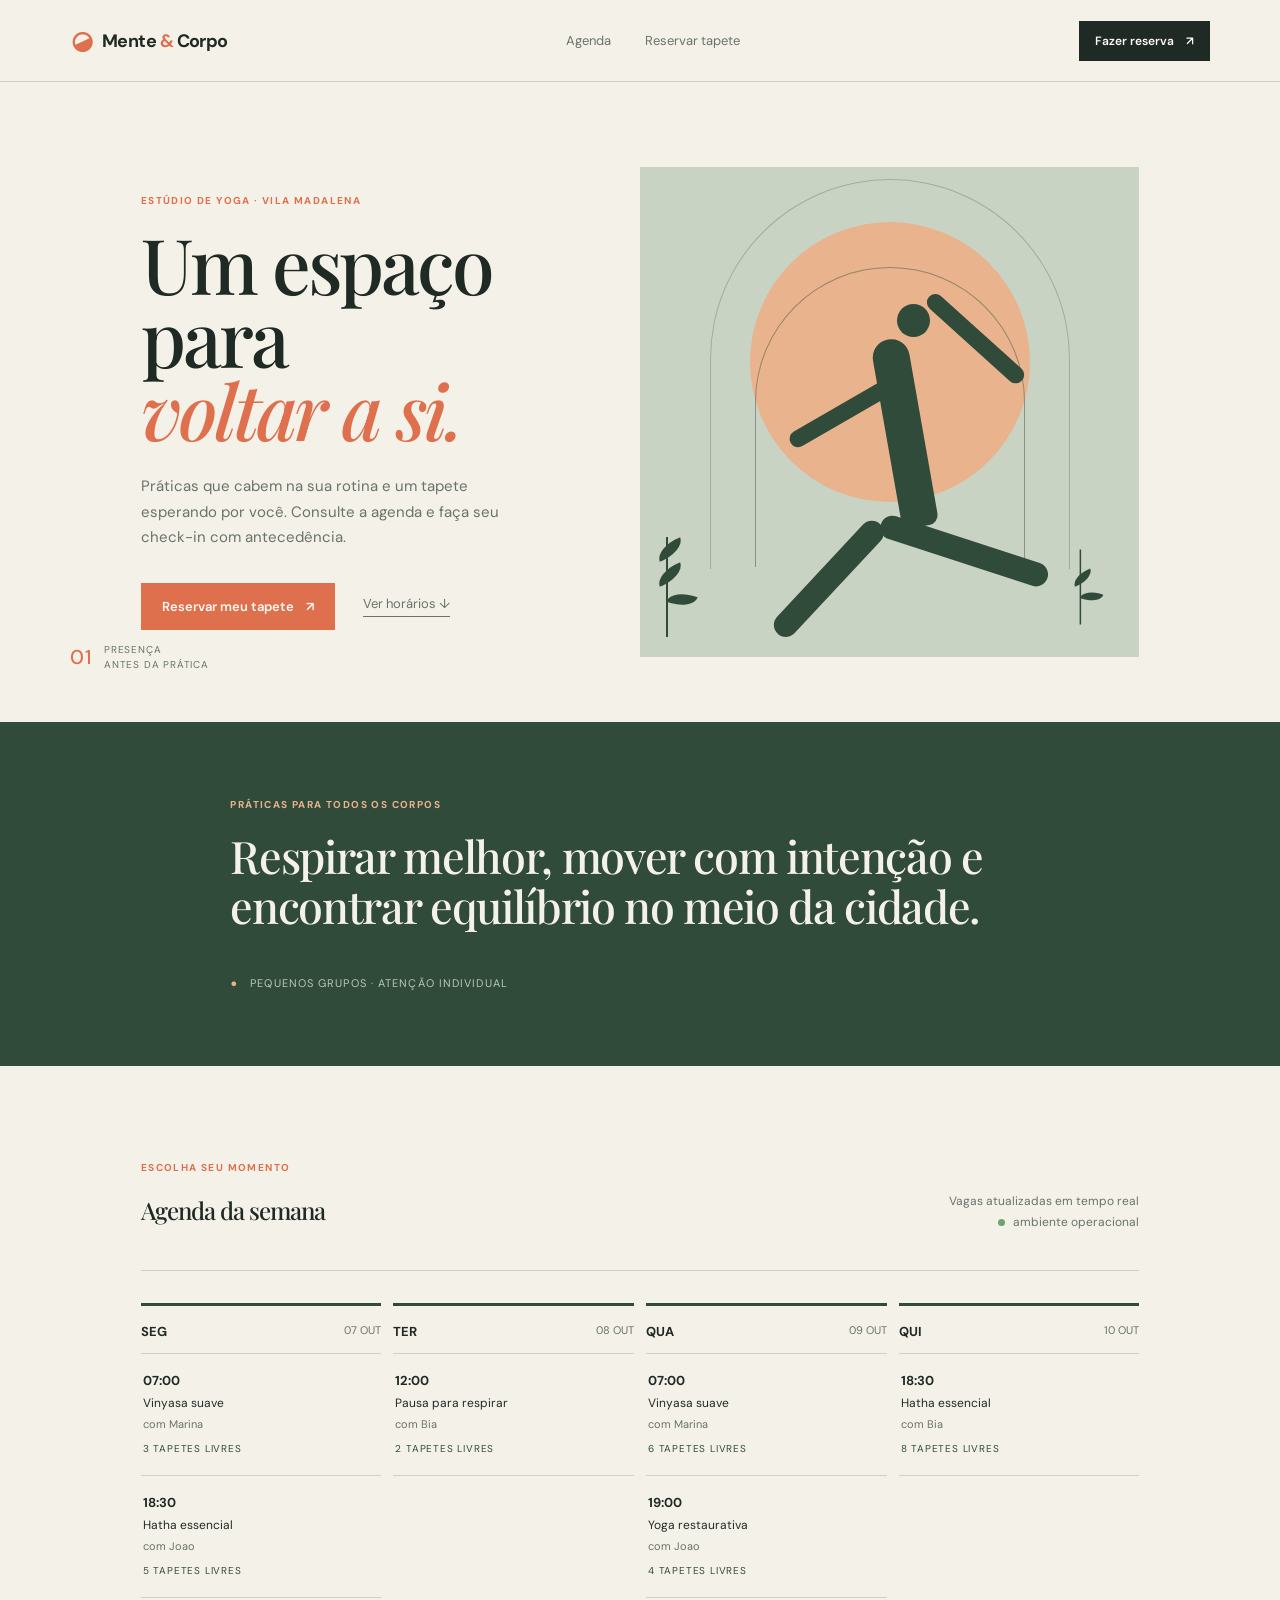
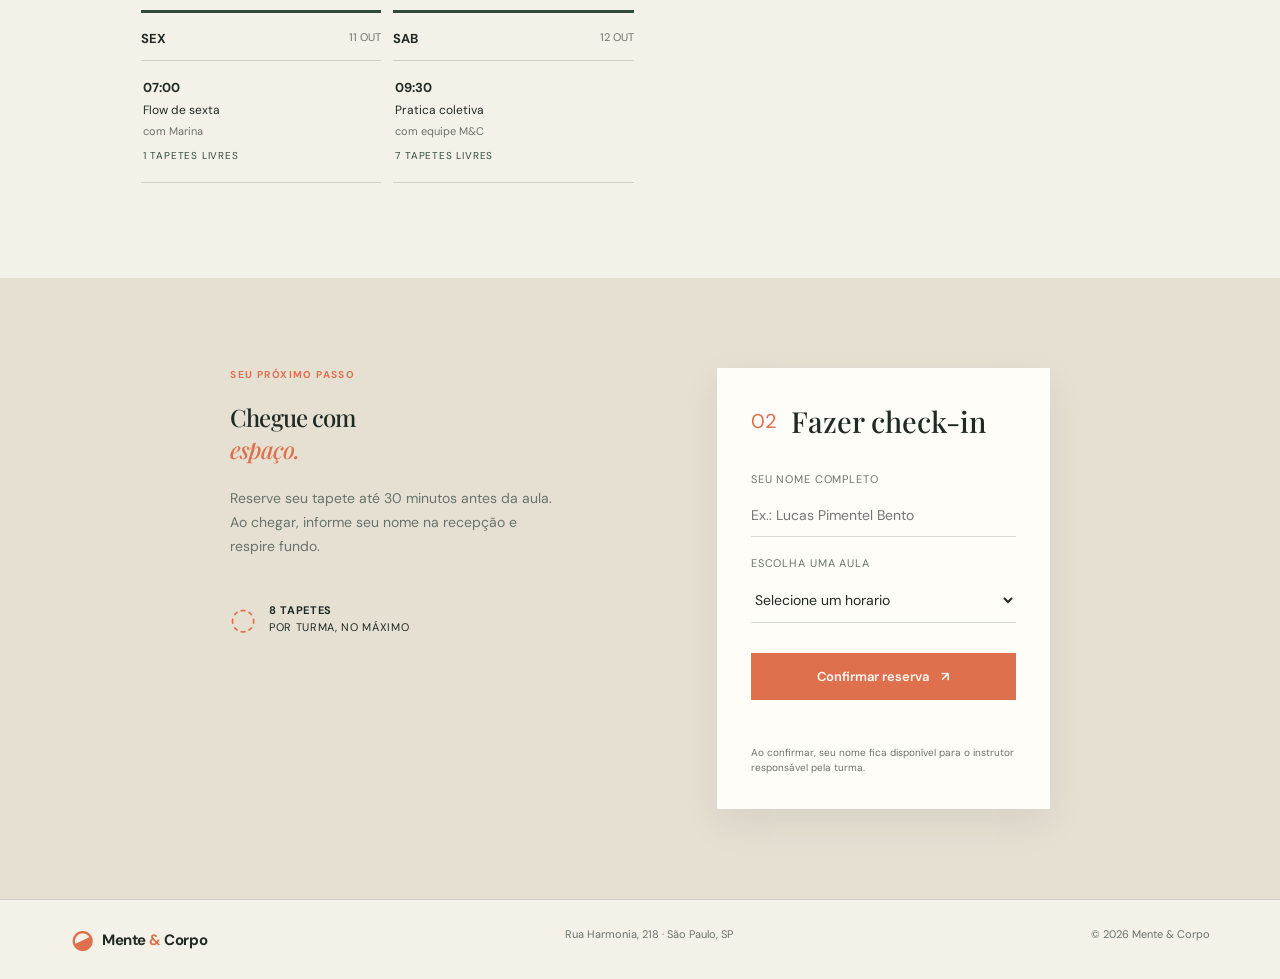
<file: index.html>
<!doctype html>
<html lang="pt-BR">
<head>
  <meta charset="utf-8">
  <meta name="viewport" content="width=device-width, initial-scale=1">
  <meta name="description" content="Portal de aulas e reserva antecipada de tapetes do estúdio Mente & Corpo.">
  <title>Mente & Corpo | Yoga com presença</title>
  <link rel="preconnect" href="https://fonts.googleapis.com">
  <link rel="preconnect" href="https://fonts.gstatic.com" crossorigin>
  <link href="https://fonts.googleapis.com/css2?family=DM+Sans:wght@400;500;600;700&family=Playfair+Display:wght@500;600&display=swap" rel="stylesheet">
  <link rel="stylesheet" href="styles.css">
</head>
<body>
  <header class="topbar">
    <a class="brand" href="#inicio" aria-label="Mente e Corpo, início">
      <span class="brand-mark" aria-hidden="true">◒</span>
      <span>Mente <i>&</i> Corpo</span>
    </a>
    <nav class="nav-links" aria-label="Navegação principal">
      <a href="#agenda">Agenda</a>
      <a href="#reserva">Reservar tapete</a>
    </nav>
    <a class="button button-small button-dark" href="#reserva">Fazer reserva <span aria-hidden="true">↗</span></a>
  </header>

  <main>
    <section class="hero" id="inicio">
      <div class="hero-copy">
        <p class="eyebrow">Estúdio de yoga · Vila Madalena</p>
        <h1>Um espaço para<br><em>voltar a si.</em></h1>
        <p class="hero-text">Práticas que cabem na sua rotina e um tapete esperando por você. Consulte a agenda e faça seu check-in com antecedência.</p>
        <div class="hero-actions">
          <a class="button button-accent" href="#reserva">Reservar meu tapete <span aria-hidden="true">↗</span></a>
          <a class="text-link" href="#agenda">Ver horários <span aria-hidden="true">↓</span></a>
        </div>
      </div>
      <div class="hero-art" aria-label="Ilustração de uma pessoa praticando yoga">
        <div class="sun"></div>
        <div class="arch arch-back"></div>
        <div class="arch arch-front"></div>
        <div class="figure figure-head"></div>
        <div class="figure figure-body"></div>
        <div class="figure figure-leg-left"></div>
        <div class="figure figure-leg-right"></div>
        <div class="figure figure-arm-left"></div>
        <div class="figure figure-arm-right"></div>
        <div class="plant plant-one"><span></span><span></span><span></span></div>
        <div class="plant plant-two"><span></span><span></span></div>
      </div>
      <div class="hero-note"><strong>01</strong><span>Presença<br>antes da prática</span></div>
    </section>

    <section class="intro-band">
      <p class="eyebrow">Práticas para todos os corpos</p>
      <p class="intro-statement">Respirar melhor, mover com intenção e encontrar equilíbrio no meio da cidade.</p>
      <div class="intro-meta"><span>●</span> Pequenos grupos · atenção individual</div>
    </section>

    <section class="section agenda-section" id="agenda">
      <div class="section-heading">
        <div><p class="eyebrow">Escolha seu momento</p><h2>Agenda da semana</h2></div>
        <p class="section-aside">Vagas atualizadas em tempo real<br><span class="status-dot"></span> ambiente operacional</p>
      </div>
      <div class="schedule-grid" id="scheduleGrid" aria-live="polite"></div>
    </section>

    <section class="reservation-section" id="reserva">
      <div class="reservation-aside"><p class="eyebrow">Seu próximo passo</p><h2>Chegue com<br><em>espaço.</em></h2><p>Reserve seu tapete até 30 minutos antes da aula. Ao chegar, informe seu nome na recepção e respire fundo.</p><div class="capacity-note"><span class="capacity-icon">◌</span><span><strong>8 tapetes</strong><br>por turma, no máximo</span></div></div>
      <form class="reservation-form" id="reservationForm" novalidate>
        <div class="form-heading"><span>02</span><h3>Fazer check-in</h3></div>
        <label for="studentName">Seu nome completo</label>
        <input id="studentName" name="studentName" type="text" placeholder="Ex.: Lucas Pimentel Bento" autocomplete="name" required>
        <label for="classSelect">Escolha uma aula</label>
        <select id="classSelect" name="classSelect" required><option value="">Selecione um horário</option></select>
        <button class="button button-accent button-submit" type="submit">Confirmar reserva <span aria-hidden="true">↗</span></button>
        <p class="form-message" id="formMessage" role="status"></p>
        <small>Ao confirmar, seu nome fica disponível para o instrutor responsável pela turma.</small>
      </form>
    </section>

  </main>

  <footer><div class="brand footer-brand"><span class="brand-mark" aria-hidden="true">◒</span><span>Mente <i>&</i> Corpo</span></div><p>Rua Harmonia, 218 · São Paulo, SP</p><p>© 2026 Mente & Corpo</p></footer>
  <script src="api-config.js"></script>
  <script src="app.js"></script>
</body>
</html>
</file>
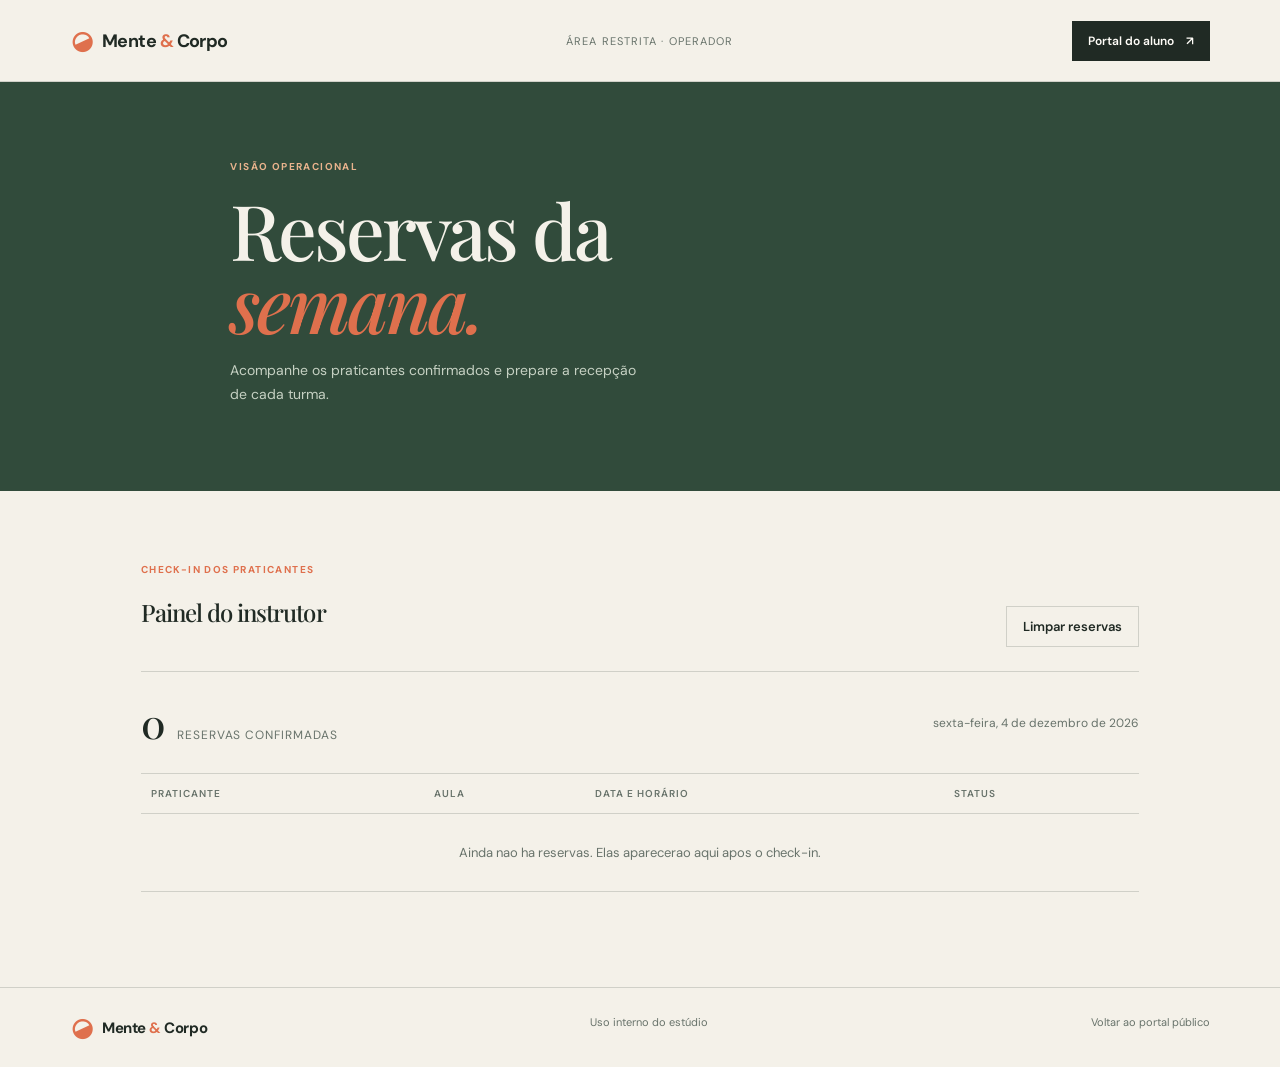
<file: operador.html>
<!doctype html>
<html lang="pt-BR">
<head>
  <meta charset="utf-8">
  <meta name="viewport" content="width=device-width, initial-scale=1">
  <meta name="robots" content="noindex">
  <title>Mente & Corpo | Operador</title>
  <link rel="preconnect" href="https://fonts.googleapis.com">
  <link rel="preconnect" href="https://fonts.gstatic.com" crossorigin>
  <link href="https://fonts.googleapis.com/css2?family=DM+Sans:wght@400;500;600;700&family=Playfair+Display:wght@500;600&display=swap" rel="stylesheet">
  <link rel="stylesheet" href="styles.css">
</head>
<body>
  <header class="topbar">
    <a class="brand" href="index.html" aria-label="Voltar ao portal do aluno">
      <span class="brand-mark" aria-hidden="true">◒</span>
      <span>Mente <i>&</i> Corpo</span>
    </a>
    <span class="operator-label">Área restrita · operador</span>
    <a class="button button-small button-dark" href="index.html">Portal do aluno <span aria-hidden="true">↗</span></a>
  </header>

  <main>
    <section class="operator-hero">
      <p class="eyebrow">Visão operacional</p>
      <h1>Reservas da<br><em>semana.</em></h1>
      <p>Acompanhe os praticantes confirmados e prepare a recepção de cada turma.</p>
    </section>
    <section class="instructor-section section operator-dashboard" id="instrutor">
      <div class="section-heading instructor-heading"><div><p class="eyebrow">Check-in dos praticantes</p><h2>Painel do instrutor</h2></div><button class="button button-outline" id="clearReservations" type="button">Limpar reservas</button></div>
      <div class="dashboard-bar"><div><span class="dashboard-number" id="reservationCount">0</span><span>reservas confirmadas</span></div><div class="dashboard-date" id="todayLabel"></div></div>
      <div class="table-wrap"><table><thead><tr><th>Praticante</th><th>Aula</th><th>Data e horário</th><th>Status</th></tr></thead><tbody id="reservationTable"><tr class="empty-row"><td colspan="4">Ainda não há reservas. Elas aparecerão aqui após o check-in.</td></tr></tbody></table></div>
    </section>
  </main>
  <footer><div class="brand footer-brand"><span class="brand-mark" aria-hidden="true">◒</span><span>Mente <i>&</i> Corpo</span></div><p>Uso interno do estúdio</p><p><a href="index.html">Voltar ao portal público</a></p></footer>
  <script src="api-config.js"></script>
  <script src="app.js"></script>
</body>
</html>
</file>
<file: styles.css>
﻿:root{--ink:#202a24;
--muted:#68736b;
--paper:#f4f1e9;
--green:#314b3b;
--accent:#df704d;
--line:rgba(32,42,36,.17);
--white:#fffdf8}*{box-sizing:border-box}html{scroll-behavior:smooth}body{margin:0;
color:var(--ink);
background:var(--paper);
font-family:'DM Sans',sans-serif}a{color:inherit;
text-decoration:none}h1,h2,h3,p{margin-top:0}h1,h2{font-family:'Playfair Display',serif;
font-weight:500;
letter-spacing:-.04em}h1{font-size:clamp(52px,6vw,88px);
line-height:.95;
margin-bottom:28px}h1 em,h2 em{color:var(--accent);
font-style:italic}.topbar{height:82px;
padding:0 5.5vw;
display:flex;
align-items:center;
justify-content:space-between;
border-bottom:1px solid var(--line)}.brand{display:flex;
gap:10px;
align-items:center;
font-weight:700;
letter-spacing:-.03em;
font-size:18px}.brand i{color:var(--accent);
font-style:normal}.brand-mark{color:var(--accent);
font-size:25px;
line-height:1;
transform:rotate(-25deg);
display:inline-block}.nav-links{display:flex;
gap:34px;
font-size:13px;
color:var(--muted)}.nav-links a:hover,.text-link:hover{color:var(--accent)}.button{display:inline-flex;
align-items:center;
justify-content:center;
gap:12px;
border:0;
padding:15px 21px;
font:600 13px 'DM Sans';
cursor:pointer;
transition:transform .2s}.button:hover{transform:translateY(-2px)}.button-dark{background:var(--ink);
color:var(--white)}.button-accent{background:var(--accent);
color:#fffaf4}.button-small{padding:12px 16px;
font-size:12px}.button-outline{background:transparent;
border:1px solid var(--line);
color:var(--ink);
padding:11px 16px}.hero{min-height:640px;
padding:70px 11vw 50px;
display:grid;
grid-template-columns:1fr 1fr;
align-items:center;
position:relative;
overflow:hidden}.hero-copy{max-width:530px;
animation:rise .8s ease both}.eyebrow{text-transform:uppercase;
letter-spacing:.14em;
font-size:10px;
font-weight:700;
color:var(--accent);
margin:0 0 20px}.hero-text{max-width:390px;
color:var(--muted);
font-size:15px;
line-height:1.7;
margin-bottom:32px}.hero-actions{display:flex;
gap:28px;
align-items:center}.text-link{color:var(--muted);
font-size:13px;
border-bottom:1px solid var(--muted);
padding-bottom:4px}.hero-art{height:490px;
position:relative;
background:#c9d3c3;
overflow:hidden;
animation:rise .8s .15s ease both}.sun{width:280px;
height:280px;
border-radius:50%;
background:#e9b38d;
position:absolute;
top:55px;
left:calc(50% - 140px)}.arch{position:absolute;
border:1px solid rgba(49,75,59,.28);
border-bottom:0;
border-radius:180px 180px 0 0}.arch-back{width:360px;
height:390px;
left:calc(50% - 180px);
top:12px}.arch-front{width:270px;
height:300px;
left:calc(50% - 135px);
top:100px;
border-color:rgba(49,75,59,.45)}.figure{position:absolute;
background:var(--green);
z-index:2}.figure-head{width:33px;
height:33px;
border-radius:50%;
top:137px;
left:calc(50% + 7px)}.figure-body{width:37px;
height:190px;
border-radius:22px 22px 12px 12px;
top:171px;
left:calc(50% - 4px);
transform:rotate(-10deg)}.figure-leg-left,.figure-leg-right{height:24px;
border-radius:20px;
transform-origin:left center;
top:345px}.figure-leg-left{width:175px;
left:calc(50% - 9px);
transform:rotate(18deg)}.figure-leg-right{width:150px;
left:calc(50% - 10px);
transform:rotate(133deg)}.figure-arm-left,.figure-arm-right{width:125px;
height:17px;
border-radius:20px;
transform-origin:right center;
top:205px}.figure-arm-left{left:calc(50% - 116px);
transform:rotate(-30deg)}.figure-arm-right{left:calc(50% + 7px);
transform:rotate(42deg)}.plant{position:absolute;
bottom:20px;
width:45px;
height:100px;
border-left:2px solid var(--green);
z-index:3}.plant span{display:block;
width:28px;
height:15px;
background:var(--green);
border-radius:100% 0;
position:absolute;
left:-12px;
transform:rotate(-22deg)}.plant span:nth-child(1){top:30px}.plant span:nth-child(2){top:55px;
left:0;
transform:rotate(20deg)}.plant span:nth-child(3){top:5px}.plant-one{left:26px}.plant-two{right:20px;
transform:scale(.75)}.hero-note{position:absolute;
bottom:50px;
left:5.5vw;
display:flex;
gap:12px;
color:var(--muted);
font-size:10px;
text-transform:uppercase;
letter-spacing:.08em;
line-height:1.5}.hero-note strong{color:var(--accent);
font-size:20px;
font-weight:500}.intro-band{background:var(--green);
color:var(--paper);
padding:76px 18vw}.intro-band .eyebrow{color:#e9b38d}.intro-statement{font:500 clamp(28px,3.5vw,50px)/1.12 'Playfair Display';
max-width:800px;
letter-spacing:-.03em}.intro-meta{font-size:11px;
color:#b9c9b5;
text-transform:uppercase;
letter-spacing:.1em}.intro-meta span{color:#e9b38d;
margin-right:8px}.section{padding:95px 11vw}.section-heading{display:flex;
align-items:end;
justify-content:space-between;
border-bottom:1px solid var(--line);
padding-bottom:24px;
margin-bottom:32px}.section-aside{text-align:right;
font-size:12px;
line-height:1.8;
color:var(--muted)}.status-dot{display:inline-block;
width:7px;
height:7px;
border-radius:50%;
background:#70a36d;
margin-right:5px}.schedule-grid{display:grid;
grid-template-columns:repeat(4,1fr);
gap:12px}.day-column{border-top:3px solid var(--green)}.day-header{display:flex;
justify-content:space-between;
padding:17px 0 13px;
border-bottom:1px solid var(--line)}.day-header strong{font-size:13px}.day-header span{color:var(--muted);
font-size:11px}.class-item{border-bottom:1px solid var(--line);
padding:18px 2px}.class-time{font-size:13px;
font-weight:700}.class-name{font-size:12px;
margin:6px 0}.class-teacher{font-size:11px;
color:var(--muted)}.spots{display:inline-block;
margin-top:11px;
color:var(--green);
font-size:10px;
text-transform:uppercase;
letter-spacing:.08em}.spots.full{color:var(--accent)}.reservation-section{padding:90px 18vw;
display:grid;
grid-template-columns:1fr 1fr;
gap:12vw;
background:#e6e0d3}.reservation-aside h2{margin-bottom:22px}.reservation-aside>p:not(.eyebrow){color:var(--muted);
line-height:1.7;
font-size:14px;
max-width:350px}.capacity-note{display:flex;
align-items:center;
gap:12px;
margin-top:38px;
font-size:11px;
line-height:1.5;
text-transform:uppercase;
letter-spacing:.06em}.capacity-icon{font-size:30px;
color:var(--accent)}.reservation-form{background:var(--white);
padding:34px;
box-shadow:0 14px 35px rgba(32,42,36,.08)}.form-heading{display:flex;
gap:15px;
align-items:center;
margin-bottom:32px}.form-heading span{color:var(--accent);
font-size:20px}h3{font:500 29px 'Playfair Display';
margin:0}label{display:block;
margin:19px 0 8px;
color:var(--muted);
font-size:11px;
text-transform:uppercase;
letter-spacing:.08em}input,select{width:100%;
border:0;
border-bottom:1px solid var(--line);
background:transparent;
padding:12px 0;
color:var(--ink);
font:14px 'DM Sans';
outline:none}input:focus,select:focus{border-color:var(--accent)}.button-submit{width:100%;
margin-top:30px}.form-message{min-height:20px;
font-size:12px;
margin:13px 0 0}.form-message.success{color:#427044}.form-message.error{color:var(--accent)}.reservation-form small{display:block;
color:var(--muted);
font-size:10px;
line-height:1.5;
margin-top:12px}.instructor-heading{margin-bottom:0}.dashboard-bar{display:flex;
justify-content:space-between;
align-items:center;
padding:24px 0}.dashboard-bar>div:first-child{display:flex;
align-items:baseline;
gap:10px;
color:var(--muted);
font-size:12px;
text-transform:uppercase;
letter-spacing:.08em}.dashboard-number{color:var(--ink);
font:500 40px 'Playfair Display'}.dashboard-date{font-size:12px;
color:var(--muted)}.table-wrap{overflow-x:auto}table{width:100%;
border-collapse:collapse;
min-width:620px;
text-align:left}th{color:var(--muted);
font-size:10px;
text-transform:uppercase;
letter-spacing:.1em;
font-weight:600;
padding:13px 10px;
border-top:1px solid var(--line);
border-bottom:1px solid var(--line)}td{padding:18px 10px;
font-size:13px;
border-bottom:1px solid var(--line)}td:nth-child(3){color:var(--muted)}.badge{color:#427044;
background:#d8e6d2;
padding:5px 9px;
font-size:10px;
text-transform:uppercase;
letter-spacing:.08em}.empty-row td{text-align:center;
color:var(--muted);
padding:30px}.operator-label{color:var(--muted);
font-size:11px;
text-transform:uppercase;
letter-spacing:.1em}.operator-hero{background:var(--green);
color:var(--paper);
padding:78px 18vw 84px}.operator-hero .eyebrow{color:#e9b38d}.operator-hero h1{margin:0 0 20px}.operator-hero p:last-child{color:#c6d1c3;
font-size:14px;
line-height:1.7;
max-width:420px;
margin:0}.operator-dashboard{padding-top:72px}footer{display:flex;
justify-content:space-between;
align-items:center;
padding:27px 5.5vw;
border-top:1px solid var(--line);
font-size:11px;
color:var(--muted)}.footer-brand{color:var(--ink);
font-size:15px}@keyframes rise{from{opacity:0;
transform:translateY(15px)}to{opacity:1;
transform:none}}@media(max-width:760px){.operator-label{display:none}.operator-hero{padding:58px 9vw 64px}.topbar{height:70px;
padding:0 6vw}.nav-links{display:none}.topbar .button{padding:10px;
font-size:0}.topbar .button span{font-size:16px}.hero{padding:58px 7vw 90px;
display:block;
min-height:0}.hero-art{height:390px;
margin-top:45px}.hero-note{left:auto;
right:7vw;
bottom:25px}.intro-band{padding:58px 9vw}.section{padding:68px 7vw}.section-heading{align-items:start;
gap:20px;
flex-direction:column}.section-aside{text-align:left}.schedule-grid{grid-template-columns:repeat(2,1fr);
gap:25px 14px}.reservation-section{padding:68px 9vw;
display:block}.reservation-form{margin-top:45px;
padding:25px}.instructor-heading{align-items:center;
flex-direction:row}.dashboard-bar{align-items:flex-start;
gap:15px;
flex-direction:column}footer{align-items:flex-start;
gap:15px;
flex-direction:column}}
</file>
